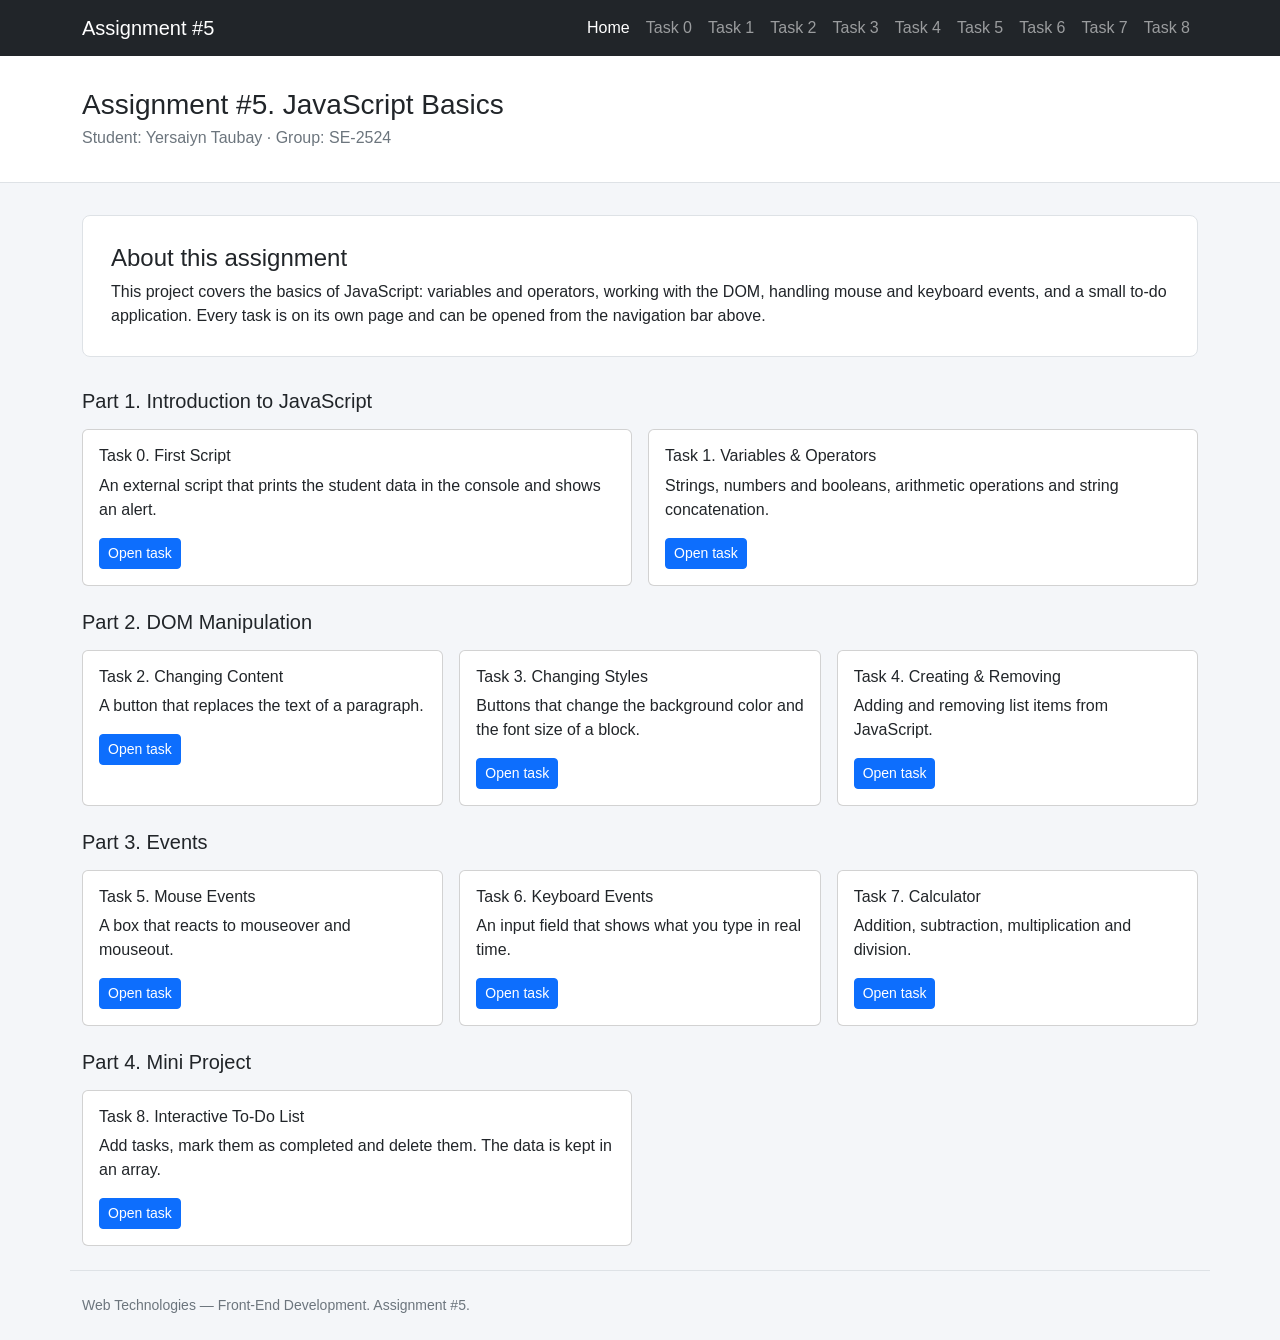
<file: index.html>
<!DOCTYPE html>
<html lang="en">
<head>
    <meta charset="UTF-8">
    <meta name="viewport" content="width=device-width, initial-scale=1">
    <title>Assignment #5 — JavaScript Basics</title>
    <link href="https://cdn.jsdelivr.net/npm/bootstrap@5.3.3/dist/css/bootstrap.min.css" rel="stylesheet">
    <link href="css/style.css" rel="stylesheet">
</head>
<body>
<nav class="navbar navbar-expand-lg navbar-dark bg-dark">
    <div class="container">
        <a class="navbar-brand" href="index.html">Assignment #5</a>
        <button class="navbar-toggler" type="button" data-bs-toggle="collapse" data-bs-target="#mainNav">
            <span class="navbar-toggler-icon"></span>
        </button>
        <div class="collapse navbar-collapse" id="mainNav">
            <ul class="navbar-nav ms-auto">
                <li class="nav-item"><a class="nav-link active" href="index.html">Home</a></li>
                <li class="nav-item"><a class="nav-link" href="task0.html">Task 0</a></li>
                <li class="nav-item"><a class="nav-link" href="task1.html">Task 1</a></li>
                <li class="nav-item"><a class="nav-link" href="task2.html">Task 2</a></li>
                <li class="nav-item"><a class="nav-link" href="task3.html">Task 3</a></li>
                <li class="nav-item"><a class="nav-link" href="task4.html">Task 4</a></li>
                <li class="nav-item"><a class="nav-link" href="task5.html">Task 5</a></li>
                <li class="nav-item"><a class="nav-link" href="task6.html">Task 6</a></li>
                <li class="nav-item"><a class="nav-link" href="task7.html">Task 7</a></li>
                <li class="nav-item"><a class="nav-link" href="task8.html">Task 8</a></li>
            </ul>
        </div>
    </div>
</nav>

<header class="page-header">
    <div class="container">
        <h1>Assignment #5. JavaScript Basics</h1>
        <p>Student: Yersaiyn Taubay &middot; Group: SE-2524</p>
    </div>
</header>

<main class="container">
    <div class="panel">
        <h2 class="h4">About this assignment</h2>
        <p class="mb-0">
            This project covers the basics of JavaScript: variables and operators, working with the DOM,
            handling mouse and keyboard events, and a small to-do application. Every task is on its own
            page and can be opened from the navigation bar above.
        </p>
    </div>

    <h2 class="h5 mb-3">Part 1. Introduction to JavaScript</h2>
    <div class="row g-3 mb-4">
        <div class="col-md-6">
            <div class="card h-100">
                <div class="card-body">
                    <h3 class="h6">Task 0. First Script</h3>
                    <p class="card-text">An external script that prints the student data in the console and shows an alert.</p>
                    <a href="task0.html" class="btn btn-primary btn-sm">Open task</a>
                </div>
            </div>
        </div>
        <div class="col-md-6">
            <div class="card h-100">
                <div class="card-body">
                    <h3 class="h6">Task 1. Variables &amp; Operators</h3>
                    <p class="card-text">Strings, numbers and booleans, arithmetic operations and string concatenation.</p>
                    <a href="task1.html" class="btn btn-primary btn-sm">Open task</a>
                </div>
            </div>
        </div>
    </div>

    <h2 class="h5 mb-3">Part 2. DOM Manipulation</h2>
    <div class="row g-3 mb-4">
        <div class="col-md-4">
            <div class="card h-100">
                <div class="card-body">
                    <h3 class="h6">Task 2. Changing Content</h3>
                    <p class="card-text">A button that replaces the text of a paragraph.</p>
                    <a href="task2.html" class="btn btn-primary btn-sm">Open task</a>
                </div>
            </div>
        </div>
        <div class="col-md-4">
            <div class="card h-100">
                <div class="card-body">
                    <h3 class="h6">Task 3. Changing Styles</h3>
                    <p class="card-text">Buttons that change the background color and the font size of a block.</p>
                    <a href="task3.html" class="btn btn-primary btn-sm">Open task</a>
                </div>
            </div>
        </div>
        <div class="col-md-4">
            <div class="card h-100">
                <div class="card-body">
                    <h3 class="h6">Task 4. Creating &amp; Removing</h3>
                    <p class="card-text">Adding and removing list items from JavaScript.</p>
                    <a href="task4.html" class="btn btn-primary btn-sm">Open task</a>
                </div>
            </div>
        </div>
    </div>

    <h2 class="h5 mb-3">Part 3. Events</h2>
    <div class="row g-3 mb-4">
        <div class="col-md-4">
            <div class="card h-100">
                <div class="card-body">
                    <h3 class="h6">Task 5. Mouse Events</h3>
                    <p class="card-text">A box that reacts to mouseover and mouseout.</p>
                    <a href="task5.html" class="btn btn-primary btn-sm">Open task</a>
                </div>
            </div>
        </div>
        <div class="col-md-4">
            <div class="card h-100">
                <div class="card-body">
                    <h3 class="h6">Task 6. Keyboard Events</h3>
                    <p class="card-text">An input field that shows what you type in real time.</p>
                    <a href="task6.html" class="btn btn-primary btn-sm">Open task</a>
                </div>
            </div>
        </div>
        <div class="col-md-4">
            <div class="card h-100">
                <div class="card-body">
                    <h3 class="h6">Task 7. Calculator</h3>
                    <p class="card-text">Addition, subtraction, multiplication and division.</p>
                    <a href="task7.html" class="btn btn-primary btn-sm">Open task</a>
                </div>
            </div>
        </div>
    </div>

    <h2 class="h5 mb-3">Part 4. Mini Project</h2>
    <div class="row g-3 mb-4">
        <div class="col-md-6">
            <div class="card h-100">
                <div class="card-body">
                    <h3 class="h6">Task 8. Interactive To-Do List</h3>
                    <p class="card-text">Add tasks, mark them as completed and delete them. The data is kept in an array.</p>
                    <a href="task8.html" class="btn btn-primary btn-sm">Open task</a>
                </div>
            </div>
        </div>
    </div>
</main>

<footer class="container border-top">
    <p class="mb-0">Web Technologies &mdash; Front-End Development. Assignment #5.</p>
</footer>

<script src="https://cdn.jsdelivr.net/npm/bootstrap@5.3.3/dist/js/bootstrap.bundle.min.js"></script>
</body>
</html>
</file>
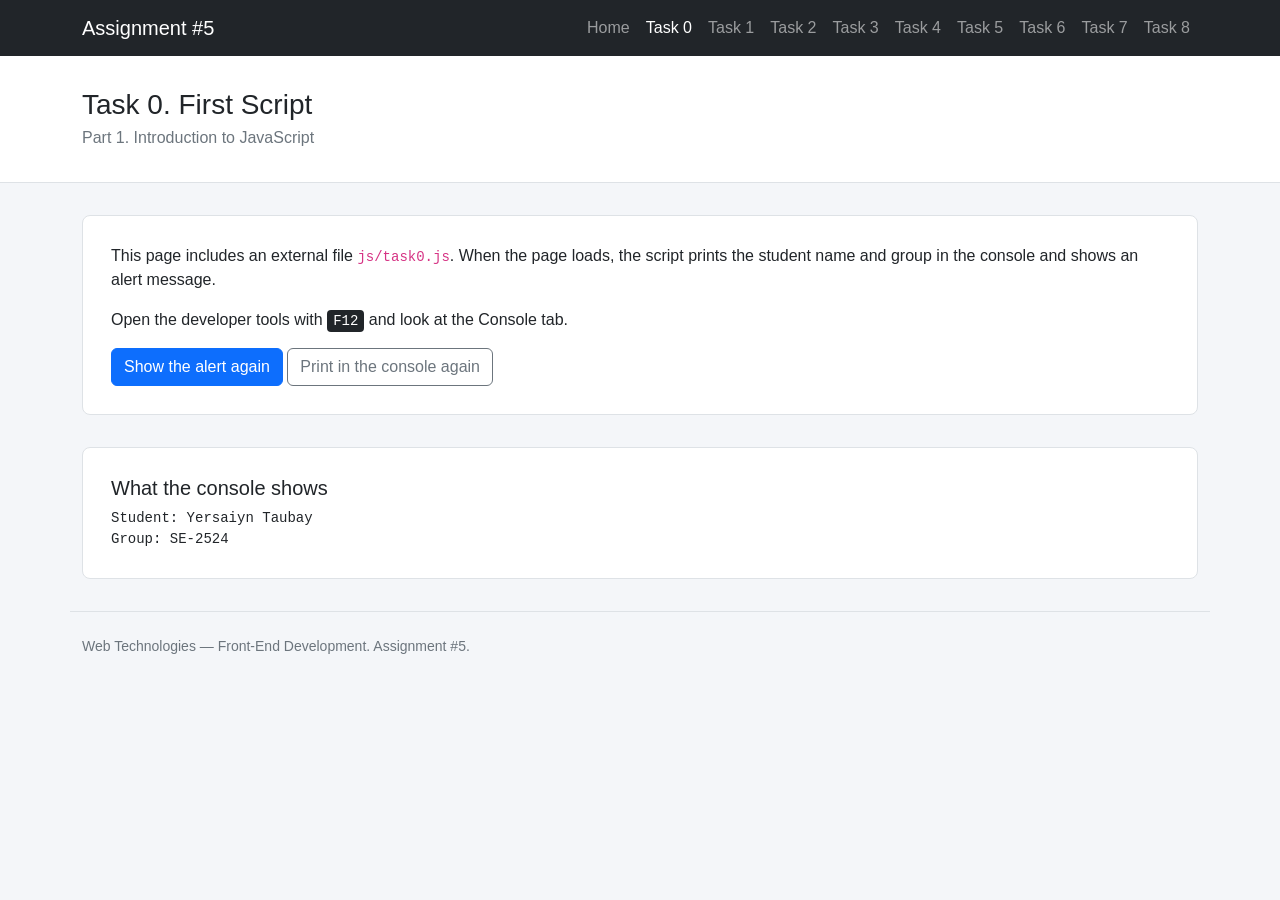
<file: task0.html>
<!DOCTYPE html>
<html lang="en">
<head>
    <meta charset="UTF-8">
    <meta name="viewport" content="width=device-width, initial-scale=1">
    <title>Task 0. First Script</title>
    <link href="https://cdn.jsdelivr.net/npm/bootstrap@5.3.3/dist/css/bootstrap.min.css" rel="stylesheet">
    <link href="css/style.css" rel="stylesheet">
</head>
<body>
<nav class="navbar navbar-expand-lg navbar-dark bg-dark">
    <div class="container">
        <a class="navbar-brand" href="index.html">Assignment #5</a>
        <button class="navbar-toggler" type="button" data-bs-toggle="collapse" data-bs-target="#mainNav">
            <span class="navbar-toggler-icon"></span>
        </button>
        <div class="collapse navbar-collapse" id="mainNav">
            <ul class="navbar-nav ms-auto">
                <li class="nav-item"><a class="nav-link" href="index.html">Home</a></li>
                <li class="nav-item"><a class="nav-link active" href="task0.html">Task 0</a></li>
                <li class="nav-item"><a class="nav-link" href="task1.html">Task 1</a></li>
                <li class="nav-item"><a class="nav-link" href="task2.html">Task 2</a></li>
                <li class="nav-item"><a class="nav-link" href="task3.html">Task 3</a></li>
                <li class="nav-item"><a class="nav-link" href="task4.html">Task 4</a></li>
                <li class="nav-item"><a class="nav-link" href="task5.html">Task 5</a></li>
                <li class="nav-item"><a class="nav-link" href="task6.html">Task 6</a></li>
                <li class="nav-item"><a class="nav-link" href="task7.html">Task 7</a></li>
                <li class="nav-item"><a class="nav-link" href="task8.html">Task 8</a></li>
            </ul>
        </div>
    </div>
</nav>

<header class="page-header">
    <div class="container">
        <h1>Task 0. First Script</h1>
        <p>Part 1. Introduction to JavaScript</p>
    </div>
</header>

<main class="container">
    <div class="panel">
        <p>
            This page includes an external file <code>js/task0.js</code>. When the page loads, the script
            prints the student name and group in the console and shows an alert message.
        </p>
        <p>Open the developer tools with <kbd>F12</kbd> and look at the Console tab.</p>
        <button class="btn btn-primary" id="alertButton">Show the alert again</button>
        <button class="btn btn-outline-secondary" id="logButton">Print in the console again</button>
    </div>

    <div class="panel">
        <h2 class="h5">What the console shows</h2>
        <pre class="mb-0">Student: Yersaiyn Taubay
Group: SE-2524</pre>
    </div>
</main>

<footer class="container border-top">
    <p class="mb-0">Web Technologies &mdash; Front-End Development. Assignment #5.</p>
</footer>

<script src="https://cdn.jsdelivr.net/npm/bootstrap@5.3.3/dist/js/bootstrap.bundle.min.js"></script>
<script src="js/task0.js"></script>
</body>
</html>
</file>
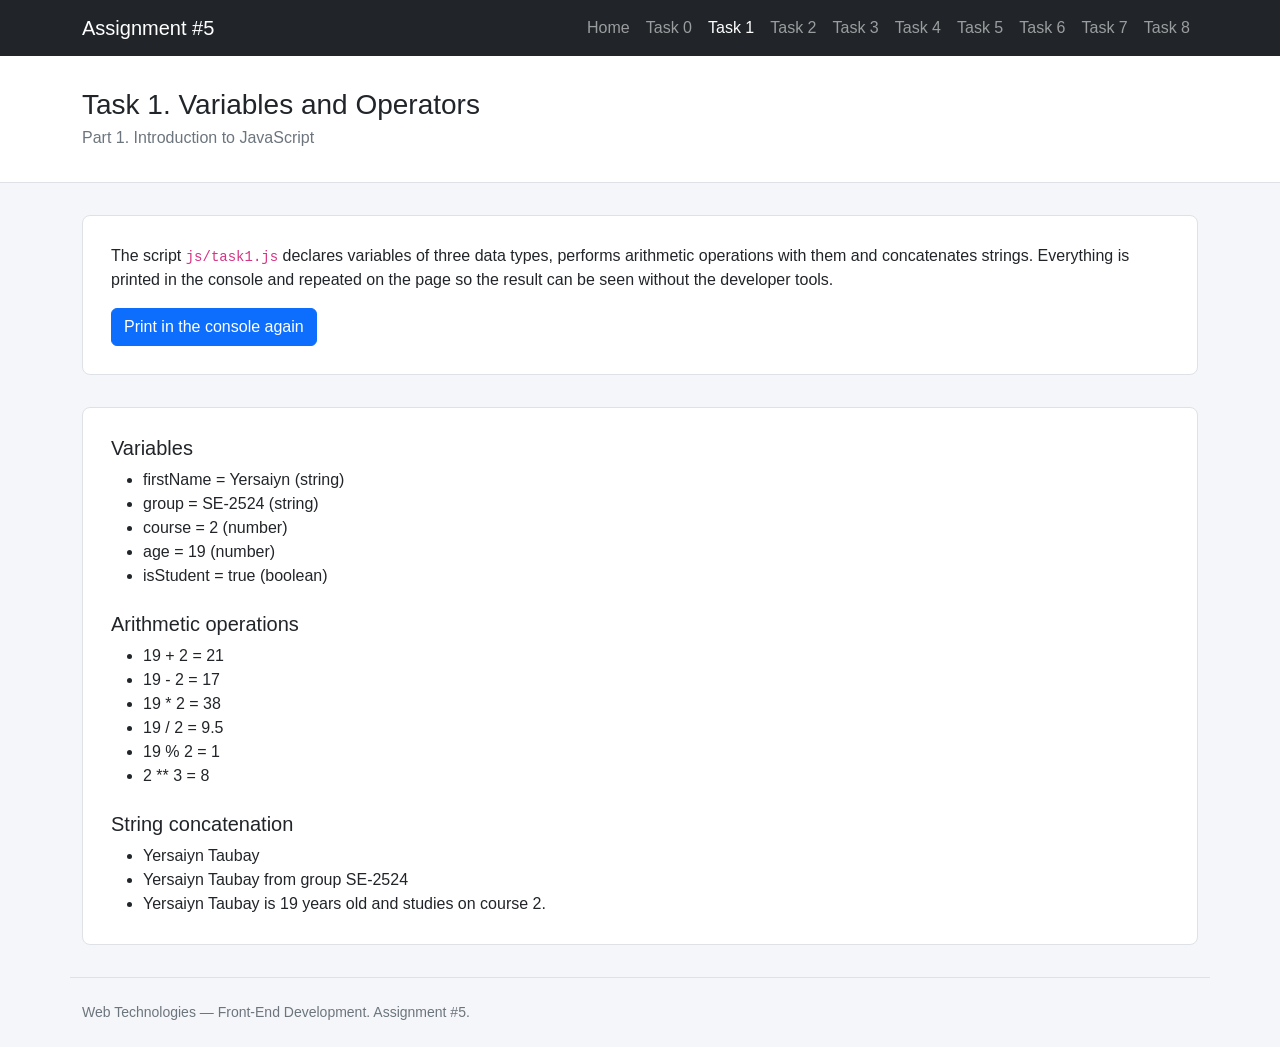
<file: task1.html>
<!DOCTYPE html>
<html lang="en">
<head>
    <meta charset="UTF-8">
    <meta name="viewport" content="width=device-width, initial-scale=1">
    <title>Task 1. Variables and Operators</title>
    <link href="https://cdn.jsdelivr.net/npm/bootstrap@5.3.3/dist/css/bootstrap.min.css" rel="stylesheet">
    <link href="css/style.css" rel="stylesheet">
</head>
<body>
<nav class="navbar navbar-expand-lg navbar-dark bg-dark">
    <div class="container">
        <a class="navbar-brand" href="index.html">Assignment #5</a>
        <button class="navbar-toggler" type="button" data-bs-toggle="collapse" data-bs-target="#mainNav">
            <span class="navbar-toggler-icon"></span>
        </button>
        <div class="collapse navbar-collapse" id="mainNav">
            <ul class="navbar-nav ms-auto">
                <li class="nav-item"><a class="nav-link" href="index.html">Home</a></li>
                <li class="nav-item"><a class="nav-link" href="task0.html">Task 0</a></li>
                <li class="nav-item"><a class="nav-link active" href="task1.html">Task 1</a></li>
                <li class="nav-item"><a class="nav-link" href="task2.html">Task 2</a></li>
                <li class="nav-item"><a class="nav-link" href="task3.html">Task 3</a></li>
                <li class="nav-item"><a class="nav-link" href="task4.html">Task 4</a></li>
                <li class="nav-item"><a class="nav-link" href="task5.html">Task 5</a></li>
                <li class="nav-item"><a class="nav-link" href="task6.html">Task 6</a></li>
                <li class="nav-item"><a class="nav-link" href="task7.html">Task 7</a></li>
                <li class="nav-item"><a class="nav-link" href="task8.html">Task 8</a></li>
            </ul>
        </div>
    </div>
</nav>

<header class="page-header">
    <div class="container">
        <h1>Task 1. Variables and Operators</h1>
        <p>Part 1. Introduction to JavaScript</p>
    </div>
</header>

<main class="container">
    <div class="panel">
        <p>
            The script <code>js/task1.js</code> declares variables of three data types, performs arithmetic
            operations with them and concatenates strings. Everything is printed in the console and
            repeated on the page so the result can be seen without the developer tools.
        </p>
        <button class="btn btn-primary" id="runButton">Print in the console again</button>
    </div>

    <div class="panel">
        <h2 class="h5">Variables</h2>
        <ul id="variableList"></ul>

        <h2 class="h5 mt-4">Arithmetic operations</h2>
        <ul id="mathList"></ul>

        <h2 class="h5 mt-4">String concatenation</h2>
        <ul id="stringList" class="mb-0"></ul>
    </div>
</main>

<footer class="container border-top">
    <p class="mb-0">Web Technologies &mdash; Front-End Development. Assignment #5.</p>
</footer>

<script src="https://cdn.jsdelivr.net/npm/bootstrap@5.3.3/dist/js/bootstrap.bundle.min.js"></script>
<script src="js/task1.js"></script>
</body>
</html>
</file>
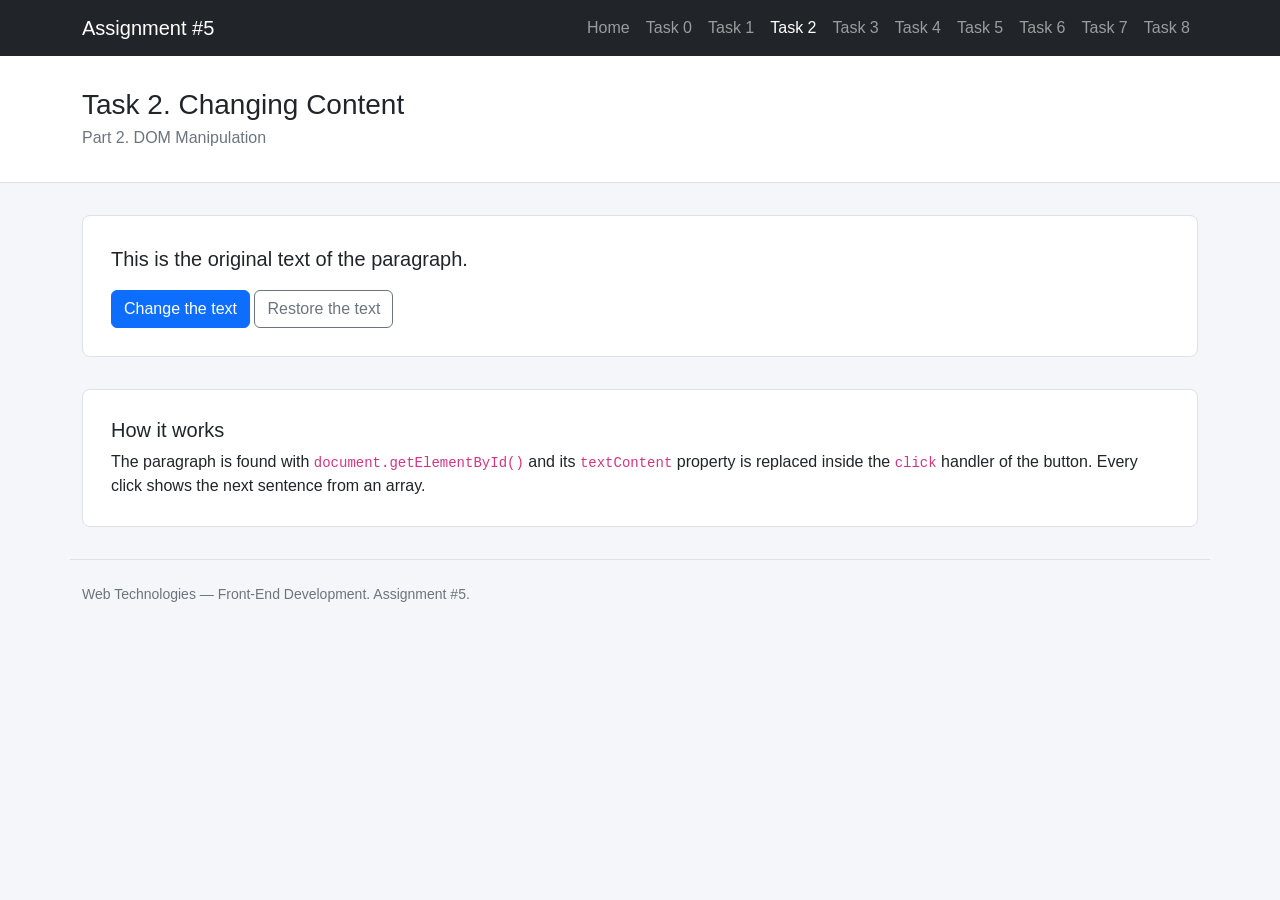
<file: task2.html>
<!DOCTYPE html>
<html lang="en">
<head>
    <meta charset="UTF-8">
    <meta name="viewport" content="width=device-width, initial-scale=1">
    <title>Task 2. Changing Content</title>
    <link href="https://cdn.jsdelivr.net/npm/bootstrap@5.3.3/dist/css/bootstrap.min.css" rel="stylesheet">
    <link href="css/style.css" rel="stylesheet">
</head>
<body>
<nav class="navbar navbar-expand-lg navbar-dark bg-dark">
    <div class="container">
        <a class="navbar-brand" href="index.html">Assignment #5</a>
        <button class="navbar-toggler" type="button" data-bs-toggle="collapse" data-bs-target="#mainNav">
            <span class="navbar-toggler-icon"></span>
        </button>
        <div class="collapse navbar-collapse" id="mainNav">
            <ul class="navbar-nav ms-auto">
                <li class="nav-item"><a class="nav-link" href="index.html">Home</a></li>
                <li class="nav-item"><a class="nav-link" href="task0.html">Task 0</a></li>
                <li class="nav-item"><a class="nav-link" href="task1.html">Task 1</a></li>
                <li class="nav-item"><a class="nav-link active" href="task2.html">Task 2</a></li>
                <li class="nav-item"><a class="nav-link" href="task3.html">Task 3</a></li>
                <li class="nav-item"><a class="nav-link" href="task4.html">Task 4</a></li>
                <li class="nav-item"><a class="nav-link" href="task5.html">Task 5</a></li>
                <li class="nav-item"><a class="nav-link" href="task6.html">Task 6</a></li>
                <li class="nav-item"><a class="nav-link" href="task7.html">Task 7</a></li>
                <li class="nav-item"><a class="nav-link" href="task8.html">Task 8</a></li>
            </ul>
        </div>
    </div>
</nav>

<header class="page-header">
    <div class="container">
        <h1>Task 2. Changing Content</h1>
        <p>Part 2. DOM Manipulation</p>
    </div>
</header>

<main class="container">
    <div class="panel">
        <p id="demoParagraph" class="fs-5">This is the original text of the paragraph.</p>
        <button class="btn btn-primary" id="changeButton">Change the text</button>
        <button class="btn btn-outline-secondary" id="restoreButton">Restore the text</button>
    </div>

    <div class="panel">
        <h2 class="h5">How it works</h2>
        <p class="mb-0">
            The paragraph is found with <code>document.getElementById()</code> and its
            <code>textContent</code> property is replaced inside the <code>click</code> handler of the
            button. Every click shows the next sentence from an array.
        </p>
    </div>
</main>

<footer class="container border-top">
    <p class="mb-0">Web Technologies &mdash; Front-End Development. Assignment #5.</p>
</footer>

<script src="https://cdn.jsdelivr.net/npm/bootstrap@5.3.3/dist/js/bootstrap.bundle.min.js"></script>
<script src="js/task2.js"></script>
</body>
</html>
</file>
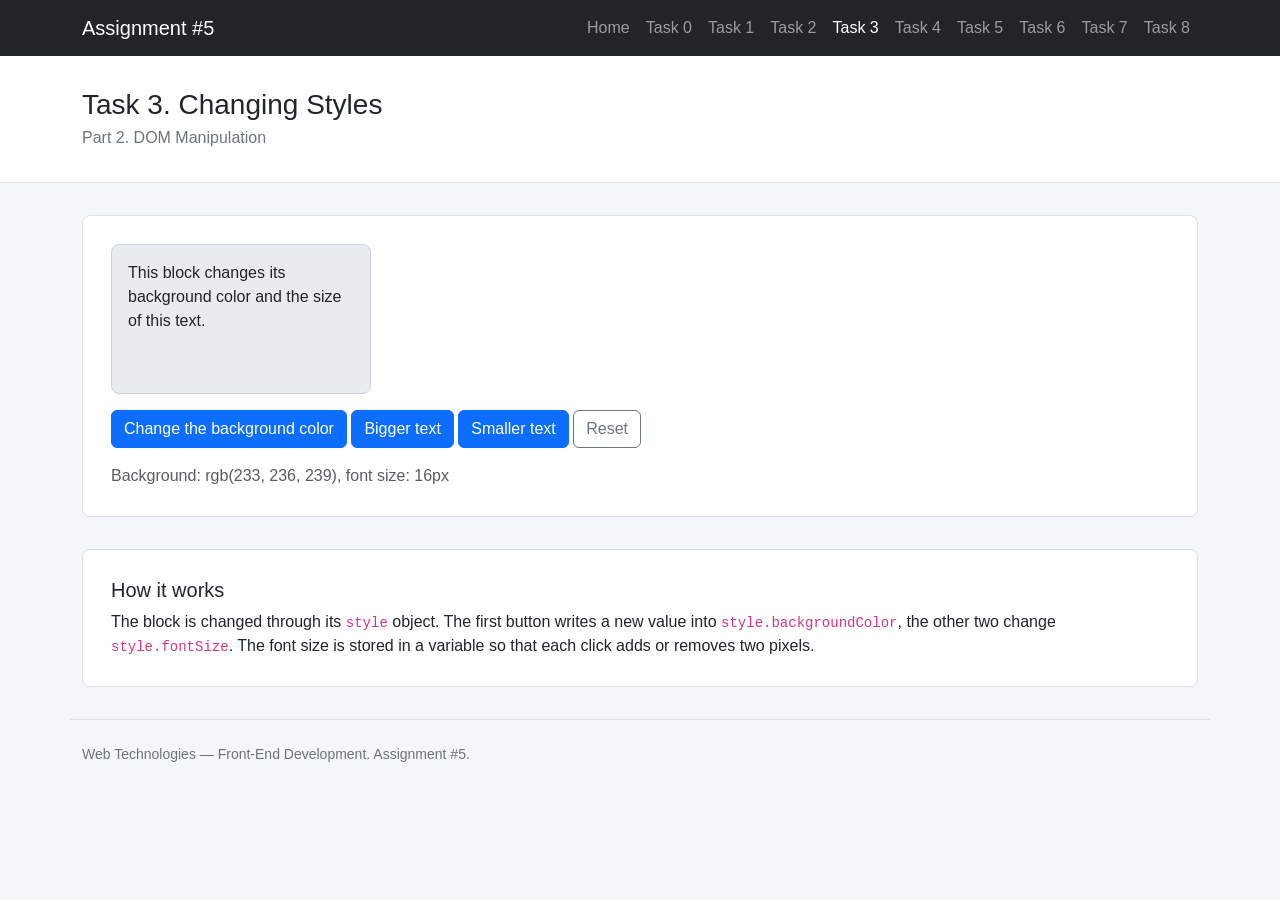
<file: task3.html>
<!DOCTYPE html>
<html lang="en">
<head>
    <meta charset="UTF-8">
    <meta name="viewport" content="width=device-width, initial-scale=1">
    <title>Task 3. Changing Styles</title>
    <link href="https://cdn.jsdelivr.net/npm/bootstrap@5.3.3/dist/css/bootstrap.min.css" rel="stylesheet">
    <link href="css/style.css" rel="stylesheet">
</head>
<body>
<nav class="navbar navbar-expand-lg navbar-dark bg-dark">
    <div class="container">
        <a class="navbar-brand" href="index.html">Assignment #5</a>
        <button class="navbar-toggler" type="button" data-bs-toggle="collapse" data-bs-target="#mainNav">
            <span class="navbar-toggler-icon"></span>
        </button>
        <div class="collapse navbar-collapse" id="mainNav">
            <ul class="navbar-nav ms-auto">
                <li class="nav-item"><a class="nav-link" href="index.html">Home</a></li>
                <li class="nav-item"><a class="nav-link" href="task0.html">Task 0</a></li>
                <li class="nav-item"><a class="nav-link" href="task1.html">Task 1</a></li>
                <li class="nav-item"><a class="nav-link" href="task2.html">Task 2</a></li>
                <li class="nav-item"><a class="nav-link active" href="task3.html">Task 3</a></li>
                <li class="nav-item"><a class="nav-link" href="task4.html">Task 4</a></li>
                <li class="nav-item"><a class="nav-link" href="task5.html">Task 5</a></li>
                <li class="nav-item"><a class="nav-link" href="task6.html">Task 6</a></li>
                <li class="nav-item"><a class="nav-link" href="task7.html">Task 7</a></li>
                <li class="nav-item"><a class="nav-link" href="task8.html">Task 8</a></li>
            </ul>
        </div>
    </div>
</nav>

<header class="page-header">
    <div class="container">
        <h1>Task 3. Changing Styles</h1>
        <p>Part 2. DOM Manipulation</p>
    </div>
</header>

<main class="container">
    <div class="panel">
        <div class="demo-box mb-3" id="styleBox">
            This block changes its background color and the size of this text.
        </div>

        <button class="btn btn-primary" id="colorButton">Change the background color</button>
        <button class="btn btn-primary" id="biggerButton">Bigger text</button>
        <button class="btn btn-primary" id="smallerButton">Smaller text</button>
        <button class="btn btn-outline-secondary" id="resetButton">Reset</button>

        <p class="mt-3 mb-0 text-muted" id="styleInfo"></p>
    </div>

    <div class="panel">
        <h2 class="h5">How it works</h2>
        <p class="mb-0">
            The block is changed through its <code>style</code> object. The first button writes a new value
            into <code>style.backgroundColor</code>, the other two change <code>style.fontSize</code>.
            The font size is stored in a variable so that each click adds or removes two pixels.
        </p>
    </div>
</main>

<footer class="container border-top">
    <p class="mb-0">Web Technologies &mdash; Front-End Development. Assignment #5.</p>
</footer>

<script src="https://cdn.jsdelivr.net/npm/bootstrap@5.3.3/dist/js/bootstrap.bundle.min.js"></script>
<script src="js/task3.js"></script>
</body>
</html>
</file>
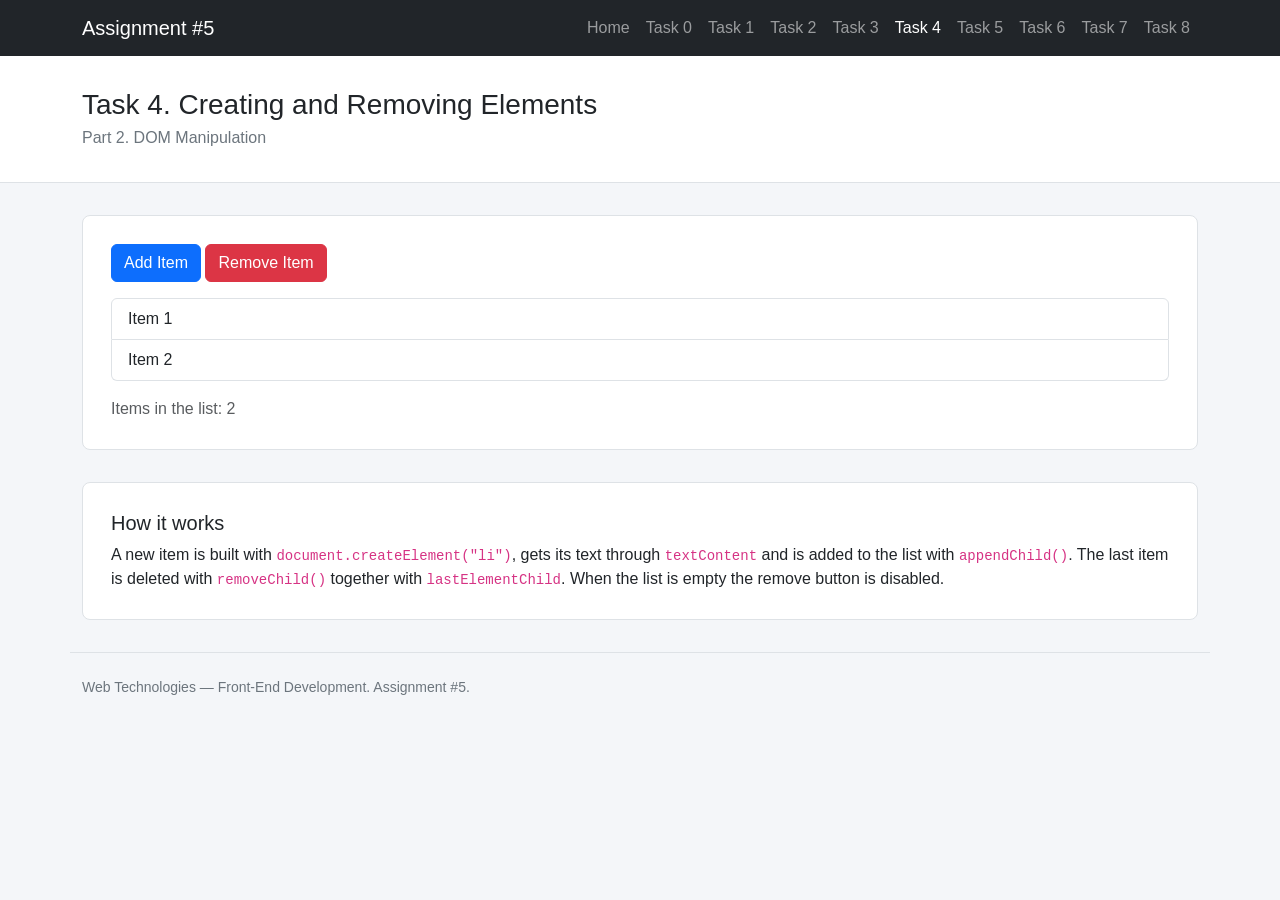
<file: task4.html>
<!DOCTYPE html>
<html lang="en">
<head>
    <meta charset="UTF-8">
    <meta name="viewport" content="width=device-width, initial-scale=1">
    <title>Task 4. Creating and Removing Elements</title>
    <link href="https://cdn.jsdelivr.net/npm/bootstrap@5.3.3/dist/css/bootstrap.min.css" rel="stylesheet">
    <link href="css/style.css" rel="stylesheet">
</head>
<body>
<nav class="navbar navbar-expand-lg navbar-dark bg-dark">
    <div class="container">
        <a class="navbar-brand" href="index.html">Assignment #5</a>
        <button class="navbar-toggler" type="button" data-bs-toggle="collapse" data-bs-target="#mainNav">
            <span class="navbar-toggler-icon"></span>
        </button>
        <div class="collapse navbar-collapse" id="mainNav">
            <ul class="navbar-nav ms-auto">
                <li class="nav-item"><a class="nav-link" href="index.html">Home</a></li>
                <li class="nav-item"><a class="nav-link" href="task0.html">Task 0</a></li>
                <li class="nav-item"><a class="nav-link" href="task1.html">Task 1</a></li>
                <li class="nav-item"><a class="nav-link" href="task2.html">Task 2</a></li>
                <li class="nav-item"><a class="nav-link" href="task3.html">Task 3</a></li>
                <li class="nav-item"><a class="nav-link active" href="task4.html">Task 4</a></li>
                <li class="nav-item"><a class="nav-link" href="task5.html">Task 5</a></li>
                <li class="nav-item"><a class="nav-link" href="task6.html">Task 6</a></li>
                <li class="nav-item"><a class="nav-link" href="task7.html">Task 7</a></li>
                <li class="nav-item"><a class="nav-link" href="task8.html">Task 8</a></li>
            </ul>
        </div>
    </div>
</nav>

<header class="page-header">
    <div class="container">
        <h1>Task 4. Creating and Removing Elements</h1>
        <p>Part 2. DOM Manipulation</p>
    </div>
</header>

<main class="container">
    <div class="panel">
        <button class="btn btn-primary" id="addButton">Add Item</button>
        <button class="btn btn-danger" id="removeButton">Remove Item</button>

        <ul class="list-group mt-3" id="itemList">
            <li class="list-group-item">Item 1</li>
            <li class="list-group-item">Item 2</li>
        </ul>

        <p class="mt-3 mb-0 text-muted" id="counter"></p>
    </div>

    <div class="panel">
        <h2 class="h5">How it works</h2>
        <p class="mb-0">
            A new item is built with <code>document.createElement("li")</code>, gets its text through
            <code>textContent</code> and is added to the list with <code>appendChild()</code>.
            The last item is deleted with <code>removeChild()</code> together with
            <code>lastElementChild</code>. When the list is empty the remove button is disabled.
        </p>
    </div>
</main>

<footer class="container border-top">
    <p class="mb-0">Web Technologies &mdash; Front-End Development. Assignment #5.</p>
</footer>

<script src="https://cdn.jsdelivr.net/npm/bootstrap@5.3.3/dist/js/bootstrap.bundle.min.js"></script>
<script src="js/task4.js"></script>
</body>
</html>
</file>
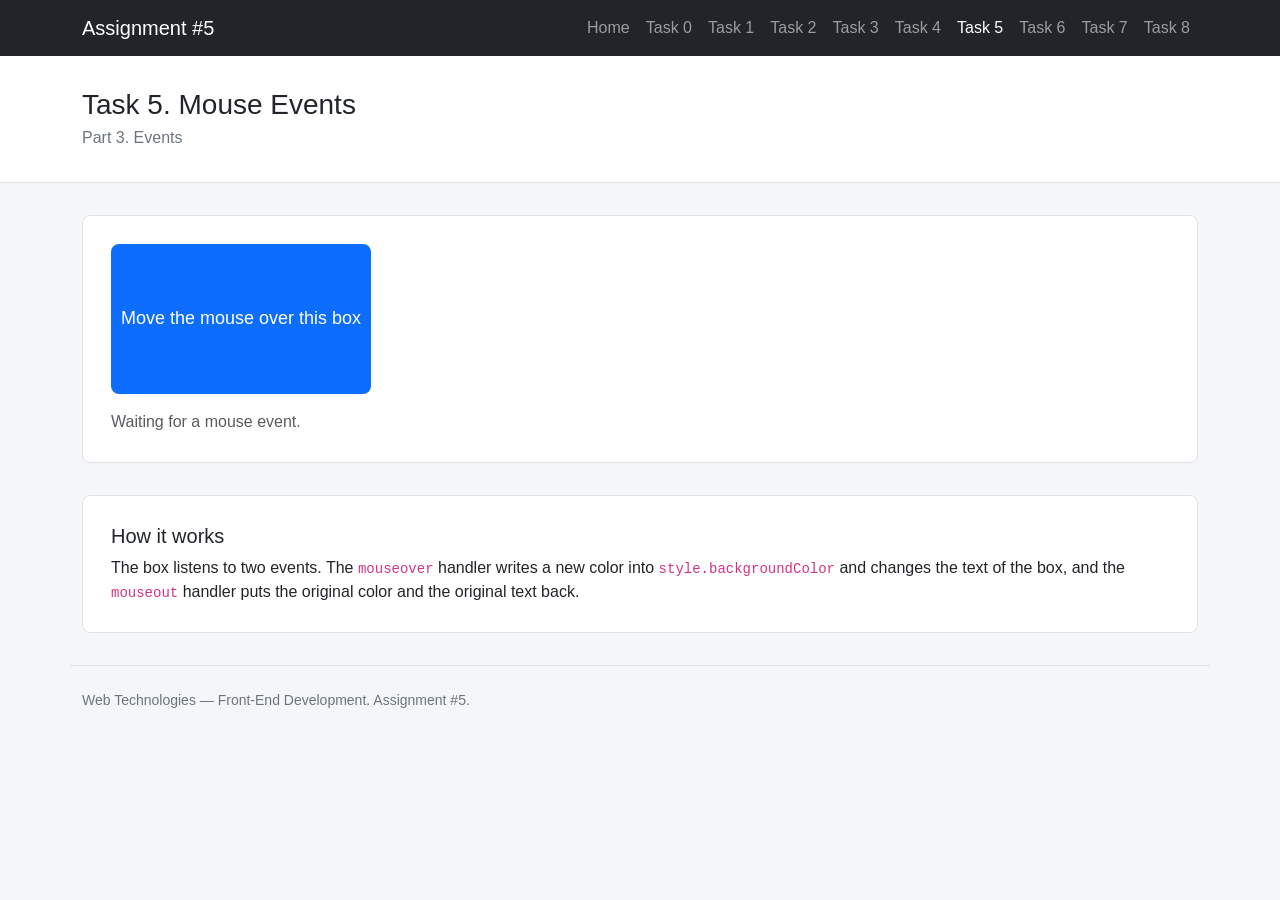
<file: task5.html>
<!DOCTYPE html>
<html lang="en">
<head>
    <meta charset="UTF-8">
    <meta name="viewport" content="width=device-width, initial-scale=1">
    <title>Task 5. Mouse Events</title>
    <link href="https://cdn.jsdelivr.net/npm/bootstrap@5.3.3/dist/css/bootstrap.min.css" rel="stylesheet">
    <link href="css/style.css" rel="stylesheet">
</head>
<body>
<nav class="navbar navbar-expand-lg navbar-dark bg-dark">
    <div class="container">
        <a class="navbar-brand" href="index.html">Assignment #5</a>
        <button class="navbar-toggler" type="button" data-bs-toggle="collapse" data-bs-target="#mainNav">
            <span class="navbar-toggler-icon"></span>
        </button>
        <div class="collapse navbar-collapse" id="mainNav">
            <ul class="navbar-nav ms-auto">
                <li class="nav-item"><a class="nav-link" href="index.html">Home</a></li>
                <li class="nav-item"><a class="nav-link" href="task0.html">Task 0</a></li>
                <li class="nav-item"><a class="nav-link" href="task1.html">Task 1</a></li>
                <li class="nav-item"><a class="nav-link" href="task2.html">Task 2</a></li>
                <li class="nav-item"><a class="nav-link" href="task3.html">Task 3</a></li>
                <li class="nav-item"><a class="nav-link" href="task4.html">Task 4</a></li>
                <li class="nav-item"><a class="nav-link active" href="task5.html">Task 5</a></li>
                <li class="nav-item"><a class="nav-link" href="task6.html">Task 6</a></li>
                <li class="nav-item"><a class="nav-link" href="task7.html">Task 7</a></li>
                <li class="nav-item"><a class="nav-link" href="task8.html">Task 8</a></li>
            </ul>
        </div>
    </div>
</nav>

<header class="page-header">
    <div class="container">
        <h1>Task 5. Mouse Events</h1>
        <p>Part 3. Events</p>
    </div>
</header>

<main class="container">
    <div class="panel">
        <div class="hover-box mb-3" id="hoverBox">Move the mouse over this box</div>
        <p class="mb-0 text-muted" id="eventLog">Waiting for a mouse event.</p>
    </div>

    <div class="panel">
        <h2 class="h5">How it works</h2>
        <p class="mb-0">
            The box listens to two events. The <code>mouseover</code> handler writes a new color into
            <code>style.backgroundColor</code> and changes the text of the box, and the
            <code>mouseout</code> handler puts the original color and the original text back.
        </p>
    </div>
</main>

<footer class="container border-top">
    <p class="mb-0">Web Technologies &mdash; Front-End Development. Assignment #5.</p>
</footer>

<script src="https://cdn.jsdelivr.net/npm/bootstrap@5.3.3/dist/js/bootstrap.bundle.min.js"></script>
<script src="js/task5.js"></script>
</body>
</html>
</file>
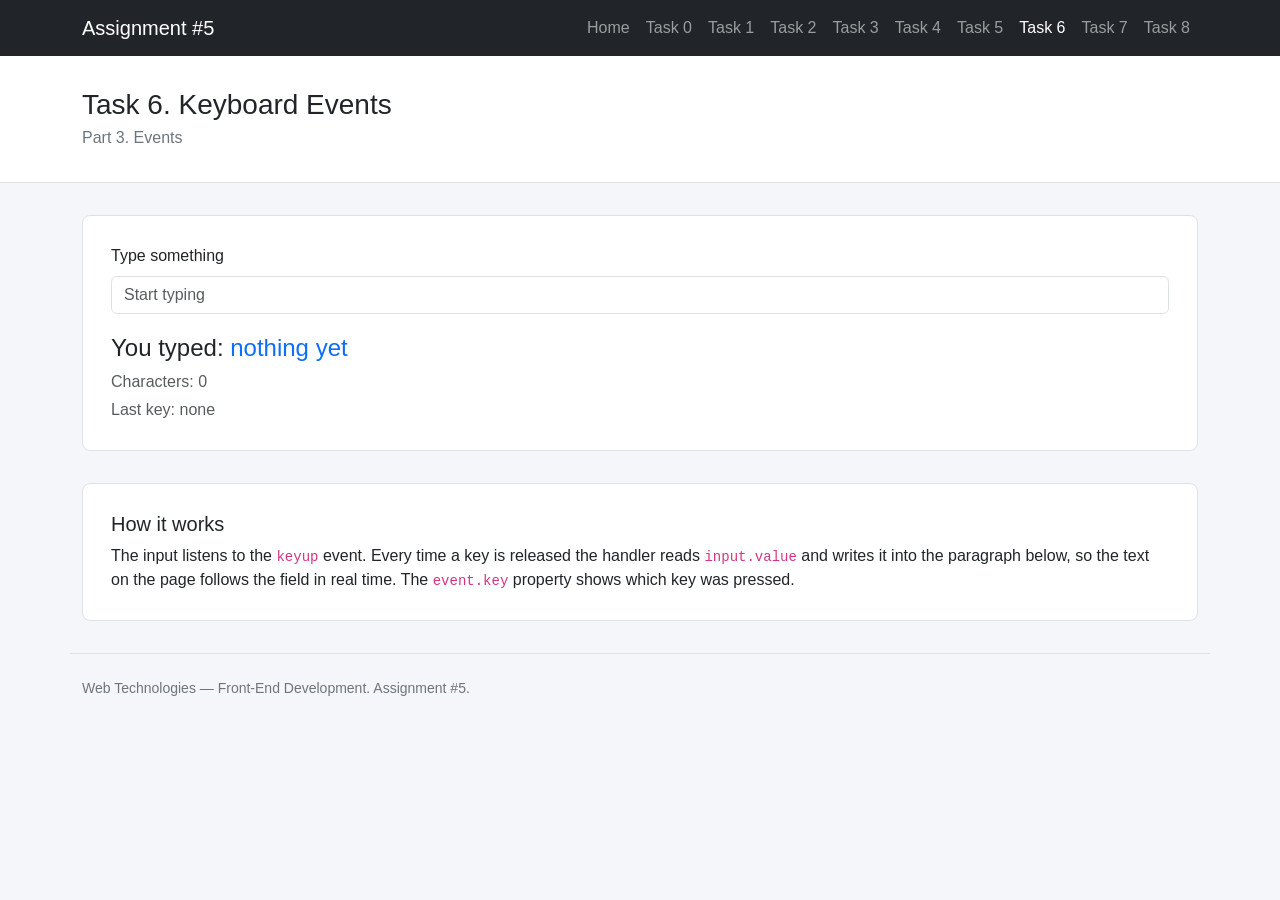
<file: task6.html>
<!DOCTYPE html>
<html lang="en">
<head>
    <meta charset="UTF-8">
    <meta name="viewport" content="width=device-width, initial-scale=1">
    <title>Task 6. Keyboard Events</title>
    <link href="https://cdn.jsdelivr.net/npm/bootstrap@5.3.3/dist/css/bootstrap.min.css" rel="stylesheet">
    <link href="css/style.css" rel="stylesheet">
</head>
<body>
<nav class="navbar navbar-expand-lg navbar-dark bg-dark">
    <div class="container">
        <a class="navbar-brand" href="index.html">Assignment #5</a>
        <button class="navbar-toggler" type="button" data-bs-toggle="collapse" data-bs-target="#mainNav">
            <span class="navbar-toggler-icon"></span>
        </button>
        <div class="collapse navbar-collapse" id="mainNav">
            <ul class="navbar-nav ms-auto">
                <li class="nav-item"><a class="nav-link" href="index.html">Home</a></li>
                <li class="nav-item"><a class="nav-link" href="task0.html">Task 0</a></li>
                <li class="nav-item"><a class="nav-link" href="task1.html">Task 1</a></li>
                <li class="nav-item"><a class="nav-link" href="task2.html">Task 2</a></li>
                <li class="nav-item"><a class="nav-link" href="task3.html">Task 3</a></li>
                <li class="nav-item"><a class="nav-link" href="task4.html">Task 4</a></li>
                <li class="nav-item"><a class="nav-link" href="task5.html">Task 5</a></li>
                <li class="nav-item"><a class="nav-link active" href="task6.html">Task 6</a></li>
                <li class="nav-item"><a class="nav-link" href="task7.html">Task 7</a></li>
                <li class="nav-item"><a class="nav-link" href="task8.html">Task 8</a></li>
            </ul>
        </div>
    </div>
</nav>

<header class="page-header">
    <div class="container">
        <h1>Task 6. Keyboard Events</h1>
        <p>Part 3. Events</p>
    </div>
</header>

<main class="container">
    <div class="panel">
        <label for="liveInput" class="form-label">Type something</label>
        <input type="text" class="form-control" id="liveInput" placeholder="Start typing" autocomplete="off">

        <p class="fs-4 mt-3 mb-1">You typed: <span id="liveOutput" class="text-primary">nothing yet</span></p>
        <p class="mb-1 text-muted">Characters: <span id="lengthOutput">0</span></p>
        <p class="mb-0 text-muted">Last key: <span id="keyOutput">none</span></p>
    </div>

    <div class="panel">
        <h2 class="h5">How it works</h2>
        <p class="mb-0">
            The input listens to the <code>keyup</code> event. Every time a key is released the handler
            reads <code>input.value</code> and writes it into the paragraph below, so the text on the page
            follows the field in real time. The <code>event.key</code> property shows which key was pressed.
        </p>
    </div>
</main>

<footer class="container border-top">
    <p class="mb-0">Web Technologies &mdash; Front-End Development. Assignment #5.</p>
</footer>

<script src="https://cdn.jsdelivr.net/npm/bootstrap@5.3.3/dist/js/bootstrap.bundle.min.js"></script>
<script src="js/task6.js"></script>
</body>
</html>
</file>
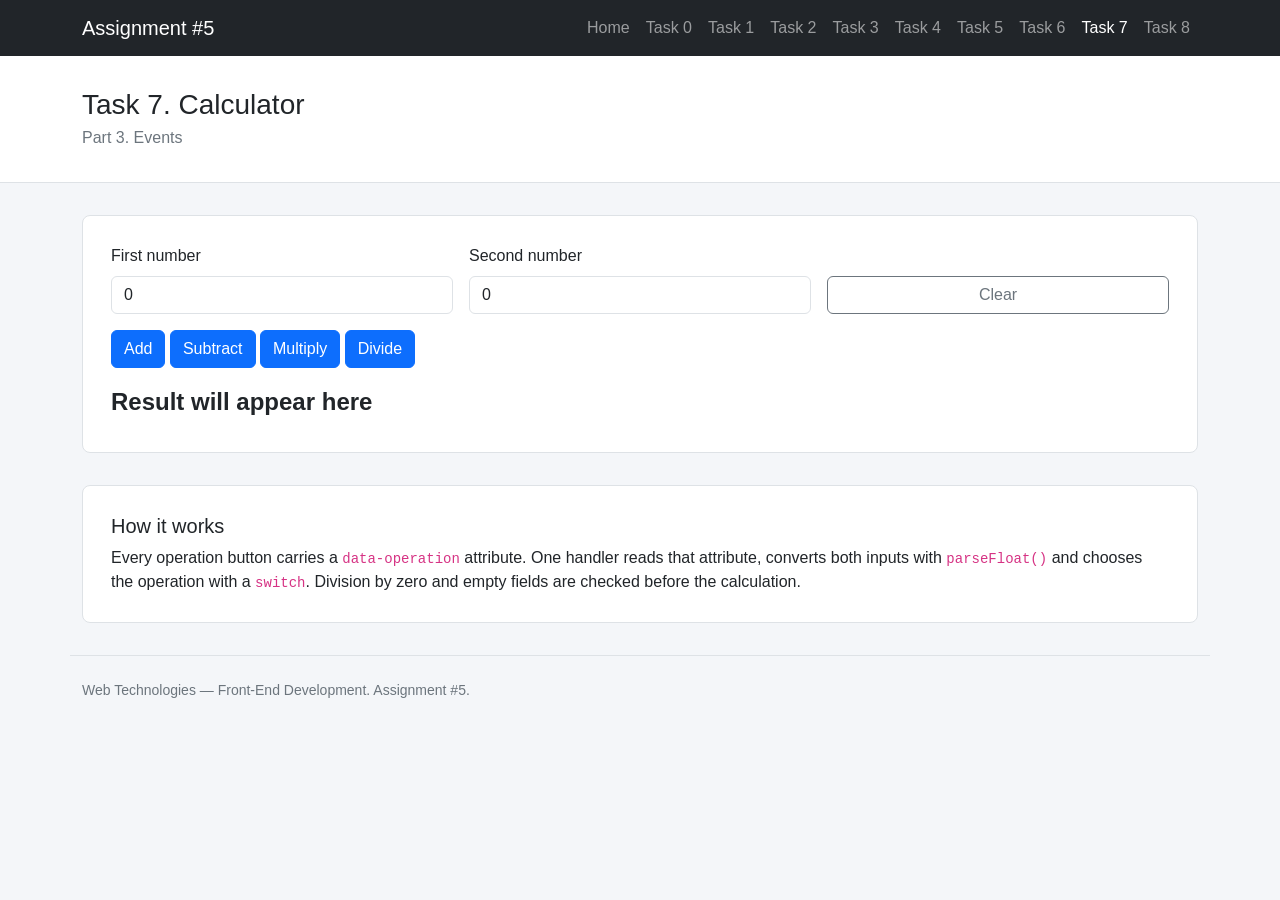
<file: task7.html>
<!DOCTYPE html>
<html lang="en">
<head>
    <meta charset="UTF-8">
    <meta name="viewport" content="width=device-width, initial-scale=1">
    <title>Task 7. Calculator</title>
    <link href="https://cdn.jsdelivr.net/npm/bootstrap@5.3.3/dist/css/bootstrap.min.css" rel="stylesheet">
    <link href="css/style.css" rel="stylesheet">
</head>
<body>
<nav class="navbar navbar-expand-lg navbar-dark bg-dark">
    <div class="container">
        <a class="navbar-brand" href="index.html">Assignment #5</a>
        <button class="navbar-toggler" type="button" data-bs-toggle="collapse" data-bs-target="#mainNav">
            <span class="navbar-toggler-icon"></span>
        </button>
        <div class="collapse navbar-collapse" id="mainNav">
            <ul class="navbar-nav ms-auto">
                <li class="nav-item"><a class="nav-link" href="index.html">Home</a></li>
                <li class="nav-item"><a class="nav-link" href="task0.html">Task 0</a></li>
                <li class="nav-item"><a class="nav-link" href="task1.html">Task 1</a></li>
                <li class="nav-item"><a class="nav-link" href="task2.html">Task 2</a></li>
                <li class="nav-item"><a class="nav-link" href="task3.html">Task 3</a></li>
                <li class="nav-item"><a class="nav-link" href="task4.html">Task 4</a></li>
                <li class="nav-item"><a class="nav-link" href="task5.html">Task 5</a></li>
                <li class="nav-item"><a class="nav-link" href="task6.html">Task 6</a></li>
                <li class="nav-item"><a class="nav-link active" href="task7.html">Task 7</a></li>
                <li class="nav-item"><a class="nav-link" href="task8.html">Task 8</a></li>
            </ul>
        </div>
    </div>
</nav>

<header class="page-header">
    <div class="container">
        <h1>Task 7. Calculator</h1>
        <p>Part 3. Events</p>
    </div>
</header>

<main class="container">
    <div class="panel">
        <div class="row g-3 align-items-end">
            <div class="col-md-4">
                <label for="firstNumber" class="form-label">First number</label>
                <input type="number" class="form-control" id="firstNumber" value="0" step="any">
            </div>
            <div class="col-md-4">
                <label for="secondNumber" class="form-label">Second number</label>
                <input type="number" class="form-control" id="secondNumber" value="0" step="any">
            </div>
            <div class="col-md-4">
                <button class="btn btn-outline-secondary w-100" id="clearButton">Clear</button>
            </div>
        </div>

        <div class="mt-3">
            <button class="btn btn-primary" data-operation="+">Add</button>
            <button class="btn btn-primary" data-operation="-">Subtract</button>
            <button class="btn btn-primary" data-operation="*">Multiply</button>
            <button class="btn btn-primary" data-operation="/">Divide</button>
        </div>

        <p class="calc-display mt-3 mb-0" id="result">Result will appear here</p>
    </div>

    <div class="panel">
        <h2 class="h5">How it works</h2>
        <p class="mb-0">
            Every operation button carries a <code>data-operation</code> attribute. One handler reads that
            attribute, converts both inputs with <code>parseFloat()</code> and chooses the operation with a
            <code>switch</code>. Division by zero and empty fields are checked before the calculation.
        </p>
    </div>
</main>

<footer class="container border-top">
    <p class="mb-0">Web Technologies &mdash; Front-End Development. Assignment #5.</p>
</footer>

<script src="https://cdn.jsdelivr.net/npm/bootstrap@5.3.3/dist/js/bootstrap.bundle.min.js"></script>
<script src="js/task7.js"></script>
</body>
</html>
</file>
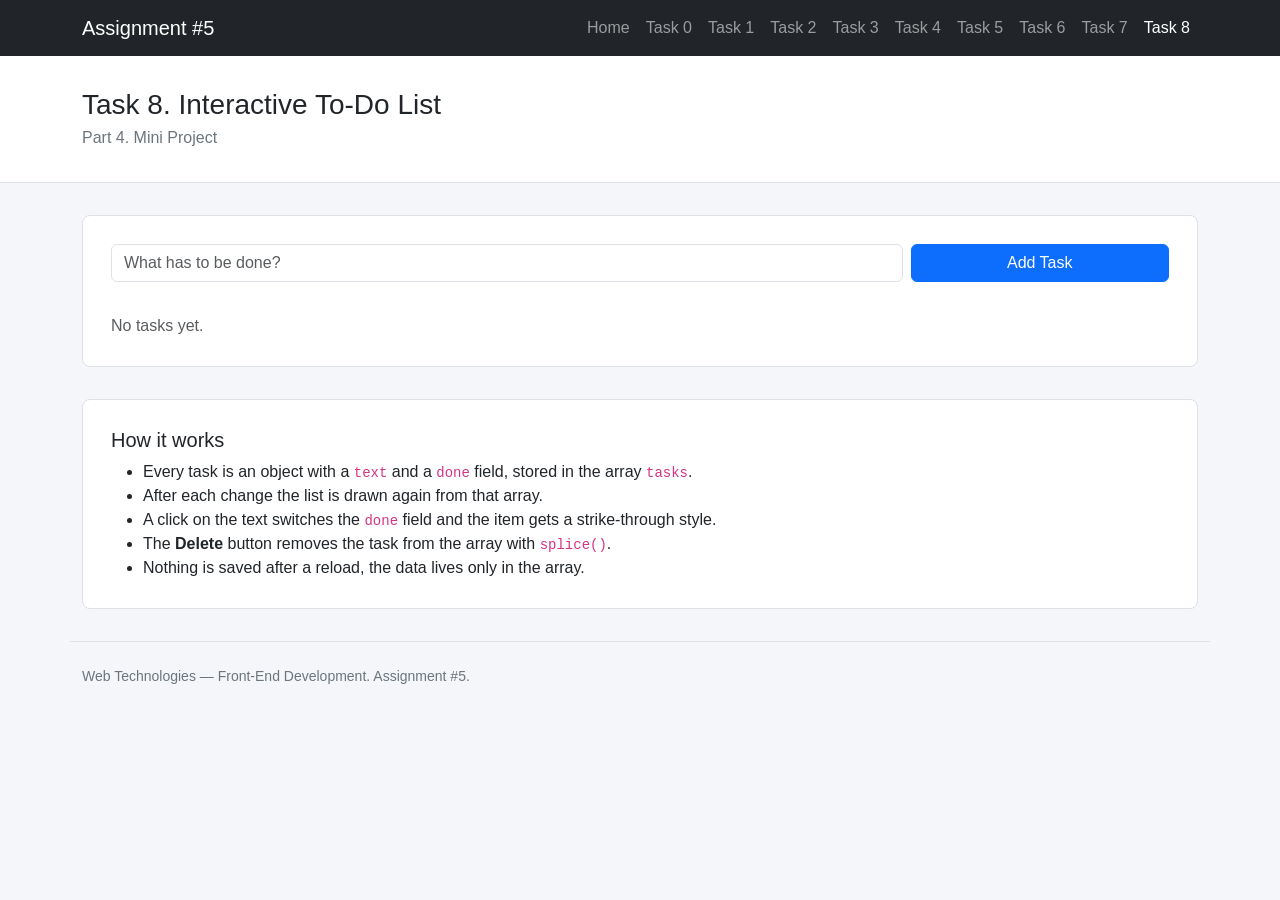
<file: task8.html>
<!DOCTYPE html>
<html lang="en">
<head>
    <meta charset="UTF-8">
    <meta name="viewport" content="width=device-width, initial-scale=1">
    <title>Task 8. Interactive To-Do List</title>
    <link href="https://cdn.jsdelivr.net/npm/bootstrap@5.3.3/dist/css/bootstrap.min.css" rel="stylesheet">
    <link href="css/style.css" rel="stylesheet">
</head>
<body>
<nav class="navbar navbar-expand-lg navbar-dark bg-dark">
    <div class="container">
        <a class="navbar-brand" href="index.html">Assignment #5</a>
        <button class="navbar-toggler" type="button" data-bs-toggle="collapse" data-bs-target="#mainNav">
            <span class="navbar-toggler-icon"></span>
        </button>
        <div class="collapse navbar-collapse" id="mainNav">
            <ul class="navbar-nav ms-auto">
                <li class="nav-item"><a class="nav-link" href="index.html">Home</a></li>
                <li class="nav-item"><a class="nav-link" href="task0.html">Task 0</a></li>
                <li class="nav-item"><a class="nav-link" href="task1.html">Task 1</a></li>
                <li class="nav-item"><a class="nav-link" href="task2.html">Task 2</a></li>
                <li class="nav-item"><a class="nav-link" href="task3.html">Task 3</a></li>
                <li class="nav-item"><a class="nav-link" href="task4.html">Task 4</a></li>
                <li class="nav-item"><a class="nav-link" href="task5.html">Task 5</a></li>
                <li class="nav-item"><a class="nav-link" href="task6.html">Task 6</a></li>
                <li class="nav-item"><a class="nav-link" href="task7.html">Task 7</a></li>
                <li class="nav-item"><a class="nav-link active" href="task8.html">Task 8</a></li>
            </ul>
        </div>
    </div>
</nav>

<header class="page-header">
    <div class="container">
        <h1>Task 8. Interactive To-Do List</h1>
        <p>Part 4. Mini Project</p>
    </div>
</header>

<main class="container">
    <div class="panel">
        <form id="todoForm" class="row g-2">
            <div class="col-sm-9">
                <label for="todoInput" class="visually-hidden">New task</label>
                <input type="text" class="form-control" id="todoInput" placeholder="What has to be done?" autocomplete="off">
            </div>
            <div class="col-sm-3">
                <button type="submit" class="btn btn-primary w-100">Add Task</button>
            </div>
        </form>

        <p class="text-danger mt-2 mb-0 d-none" id="todoError">Please write the task first.</p>

        <ul class="list-group mt-3" id="todoList"></ul>

        <p class="text-muted mt-3 mb-0" id="todoCounter">No tasks yet.</p>
    </div>

    <div class="panel">
        <h2 class="h5">How it works</h2>
        <ul class="mb-0">
            <li>Every task is an object with a <code>text</code> and a <code>done</code> field, stored in the array <code>tasks</code>.</li>
            <li>After each change the list is drawn again from that array.</li>
            <li>A click on the text switches the <code>done</code> field and the item gets a strike-through style.</li>
            <li>The <strong>Delete</strong> button removes the task from the array with <code>splice()</code>.</li>
            <li>Nothing is saved after a reload, the data lives only in the array.</li>
        </ul>
    </div>
</main>

<footer class="container border-top">
    <p class="mb-0">Web Technologies &mdash; Front-End Development. Assignment #5.</p>
</footer>

<script src="https://cdn.jsdelivr.net/npm/bootstrap@5.3.3/dist/js/bootstrap.bundle.min.js"></script>
<script src="js/task8.js"></script>
</body>
</html>
</file>
<file: css/style.css>
body {
    background-color: #f4f6f9;
    font-family: "Segoe UI", Arial, sans-serif;
}

.page-header {
    background-color: #ffffff;
    border-bottom: 1px solid #dee2e6;
    padding: 32px 0;
    margin-bottom: 32px;
}

.page-header h1 {
    font-size: 28px;
    margin-bottom: 4px;
}

.page-header p {
    color: #6c757d;
    margin-bottom: 0;
}

.panel {
    background-color: #ffffff;
    border: 1px solid #dee2e6;
    border-radius: 8px;
    padding: 28px;
    margin-bottom: 32px;
}

.demo-box {
    width: 260px;
    height: 150px;
    background-color: #e9ecef;
    border: 1px solid #ced4da;
    border-radius: 8px;
    padding: 16px;
    font-size: 16px;
}

.hover-box {
    width: 260px;
    height: 150px;
    background-color: #0d6efd;
    border-radius: 8px;
    color: #ffffff;
    display: flex;
    align-items: center;
    justify-content: center;
    font-size: 18px;
    cursor: pointer;
}

.calc-display {
    font-size: 24px;
    font-weight: 600;
    min-height: 40px;
}

.todo-done {
    text-decoration: line-through;
    color: #6c757d;
}

.todo-item {
    display: flex;
    align-items: center;
    justify-content: space-between;
    gap: 12px;
}

.todo-text {
    cursor: pointer;
    flex-grow: 1;
}

footer {
    padding: 24px 0;
    color: #6c757d;
    font-size: 14px;
}
</file>
